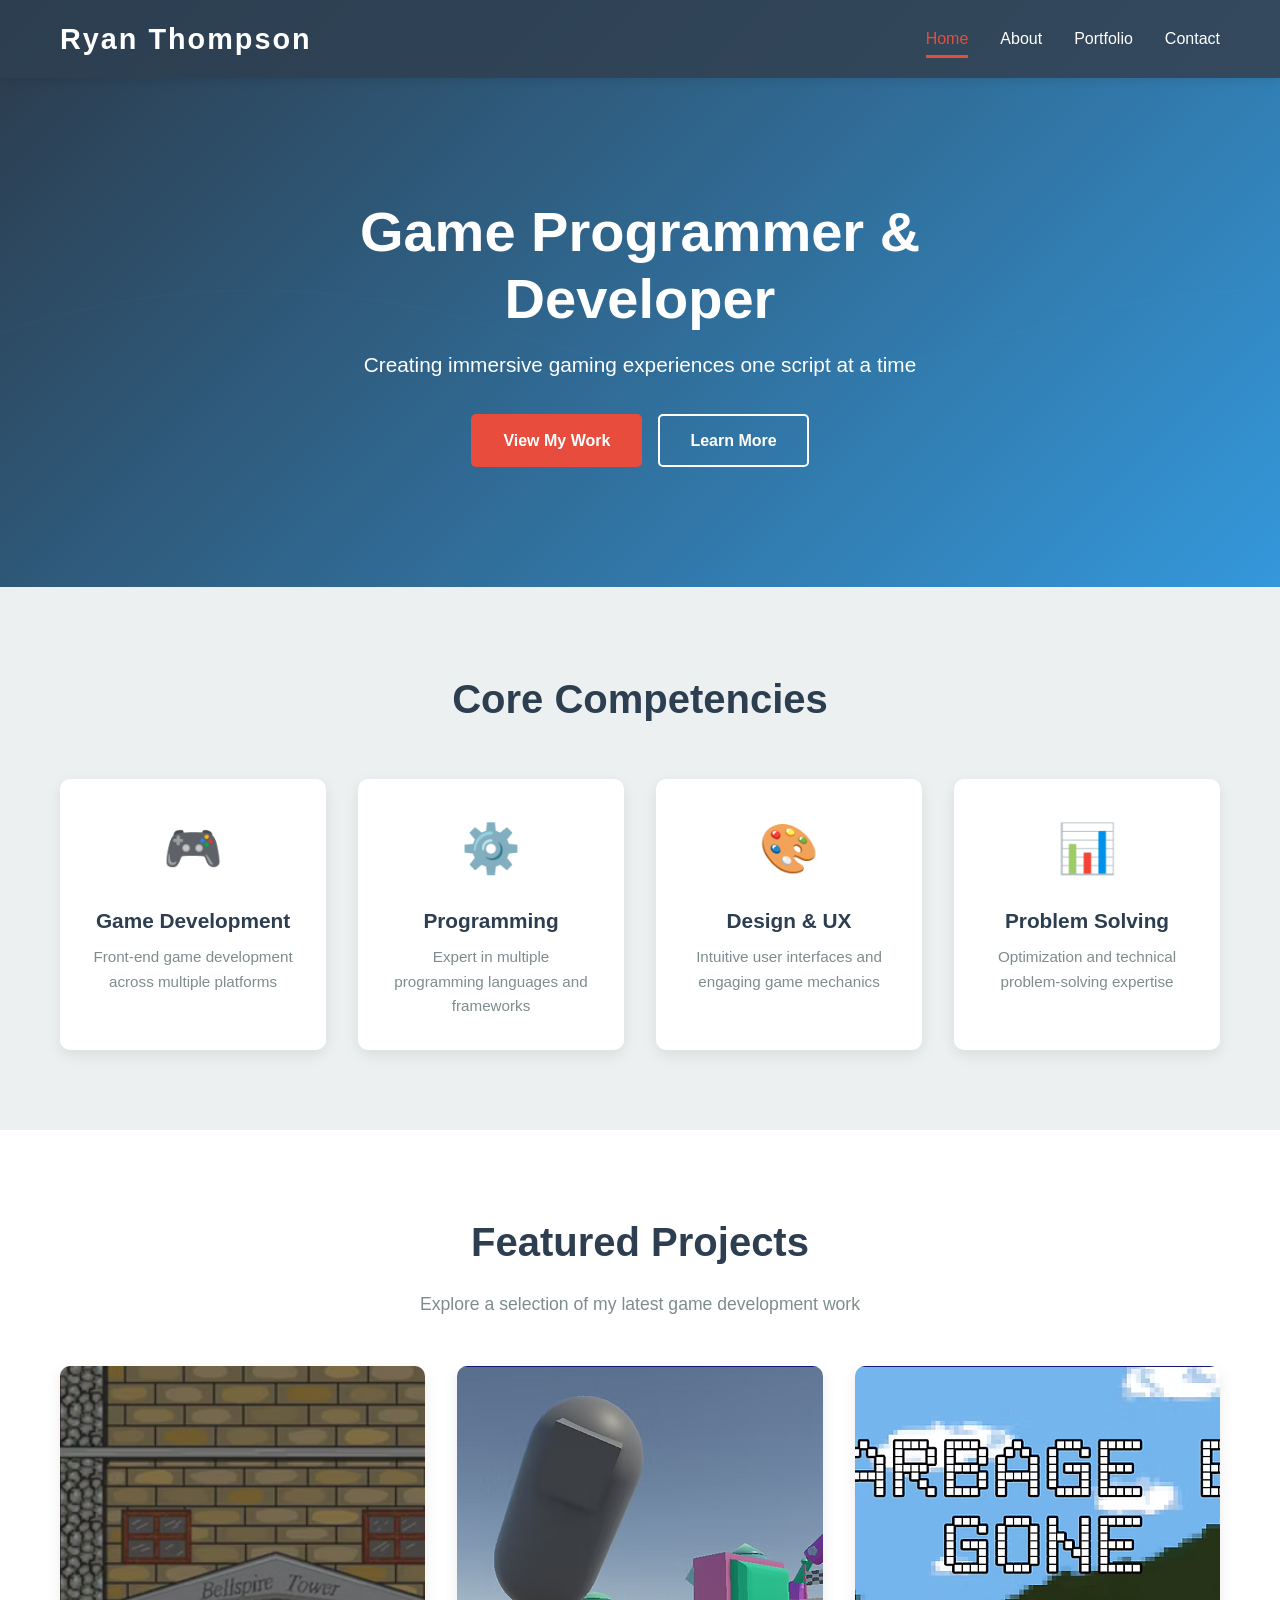
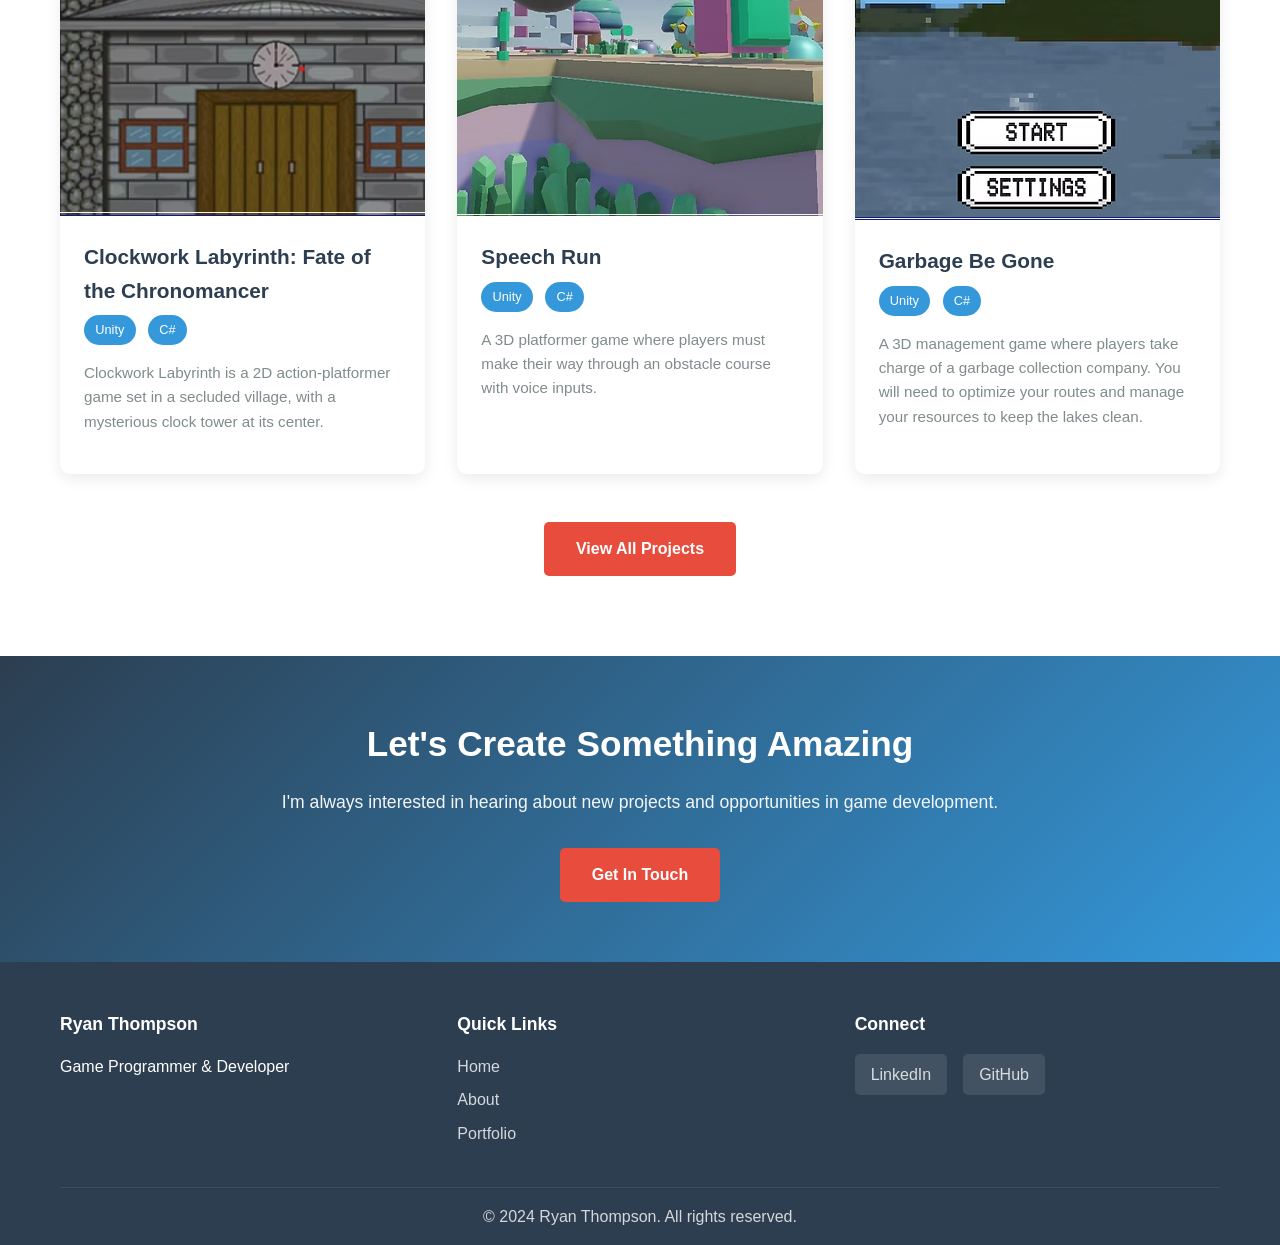
<file: Portfolio/front-end/index.html>
<!DOCTYPE html>
<html lang="en">
<head>
    <meta charset="UTF-8">
    <meta name="viewport" content="width=device-width, initial-scale=1.0">
    <meta name="description" content="Professional game developer portfolio showcasing innovative game programming projects and development skills.">
    <title>Game Developer Portfolio - Ryan Thompson</title>
    <link rel="stylesheet" href="styles/main.css">
</head>
<body>
    <!-- Navigation Bar -->
    <nav class="navbar">
        <div class="nav-container">
            <div class="logo">
                <h1>Ryan Thompson</h1>
            </div>
            <ul class="nav-menu">
                <li class="nav-item"><a href="index.html" class="nav-link active">Home</a></li>
                <li class="nav-item"><a href="about.html" class="nav-link">About</a></li>
                <li class="nav-item"><a href="portfolio.html" class="nav-link">Portfolio</a></li>
                <li class="nav-item"><a href="#contact" class="nav-link">Contact</a></li>
            </ul>
            <div class="hamburger">
                <span></span>
                <span></span>
                <span></span>
            </div>
        </div>
    </nav>

    <!-- Hero Section -->
    <section class="hero">
        <div class="hero-content">
            <div class="hero-text">
                <h1 class="hero-title">Game Programmer & Developer</h1>
                <p class="hero-subtitle">Creating immersive gaming experiences one script at a time</p>
                <div class="hero-buttons">
                    <a href="portfolio.html" class="btn btn-primary">View My Work</a>
                    <a href="about.html" class="btn btn-secondary">Learn More</a>
                </div>
            </div>
        </div>
    </section>

    <!-- Quick Skills Section -->
    <section class="quick-skills">
        <div class="container">
            <h2>Core Competencies</h2>
            <div class="skills-grid">
                <div class="skill-card">
                    <div class="skill-icon">🎮</div>
                    <h3>Game Development</h3>
                    <p>Front-end game development across multiple platforms</p>
                </div>
                <div class="skill-card">
                    <div class="skill-icon">⚙️</div>
                    <h3>Programming</h3>
                    <p>Expert in multiple programming languages and frameworks</p>
                </div>
                <div class="skill-card">
                    <div class="skill-icon">🎨</div>
                    <h3>Design & UX</h3>
                    <p>Intuitive user interfaces and engaging game mechanics</p>
                </div>
                <div class="skill-card">
                    <div class="skill-icon">📊</div>
                    <h3>Problem Solving</h3>
                    <p>Optimization and technical problem-solving expertise</p>
                </div>
            </div>
        </div>
    </section>

    <!-- Featured Projects Preview -->
    <section class="featured-projects">
        <div class="container">
            <h2>Featured Projects</h2>
            <p class="section-subtitle">Explore a selection of my latest game development work</p>
            <div class="projects-preview">
                <div class="project-preview-card">
                    <div class="project-image placeholder">
                        <img src="images/Project_Screenshots/Clockwork_Labyrinth_Image.png" alt="Clockwork Labyrinth: Fate of the Chronomancer">
                    </div>
                    <h3>Clockwork Labyrinth: Fate of the Chronomancer</h3>
                    <p class="tech-tags">
                        <span class="tag">Unity</span>
                        <span class="tag">C#</span>
                    </p>
                    <p class="project-description">Clockwork Labyrinth is a 2D action-platformer game set in a secluded village, with a mysterious clock tower at its center.</p>
                </div>
                <div class="project-preview-card">
                    <div class="project-image placeholder">
                        <img src="images/Project_Screenshots/Speech_Run_Image.png" alt="Speech Run">
                    </div>
                    <h3>Speech Run</h3>
                    <p class="tech-tags">
                        <span class="tag">Unity</span>
                        <span class="tag">C#</span>
                    </p>
                    <p class="project-description">A 3D platformer game where players must make their way through an obstacle course with voice inputs.</p>
                </div>
                <div class="project-preview-card">
                    <div class="project-image placeholder">
                        <img src="images/Project_Screenshots/Garbage_Be_Gone_Image.png" alt="Garbage Be Gone">
                    </div>
                    <h3>Garbage Be Gone</h3>
                    <p class="tech-tags">
                        <span class="tag">Unity</span>
                        <span class="tag">C#</span>
                    </p>
                    <p class="project-description">A 3D management game where players take charge of a garbage collection company. You will need to optimize your routes and manage your resources to keep the lakes clean.</p>
                </div>
            </div>
            <div class="view-all-btn">
                <a href="portfolio.html" class="btn btn-primary">View All Projects</a>
            </div>
        </div>
    </section>

    <!-- Call to Action Section -->
    <section id="contact" class="cta-section">
        <div class="container">
            <h2>Let's Create Something Amazing</h2>
            <p>I'm always interested in hearing about new projects and opportunities in game development.</p>
            <a href="mailto:contact@example.com" class="btn btn-primary">Get In Touch</a>
        </div>
    </section>

    <!-- Footer -->
    <footer class="footer">
        <div class="container">
            <div class="footer-content">
                <div class="footer-section">
                    <h3>Ryan Thompson</h3>
                    <p>Game Programmer & Developer </p>
                </div>
                <div class="footer-section">
                    <h3>Quick Links</h3>
                    <ul>
                        <li><a href="index.html">Home</a></li>
                        <li><a href="about.html">About</a></li>
                        <li><a href="portfolio.html">Portfolio</a></li>
                    </ul>
                </div>
                <div class="footer-section">
                    <h3>Connect</h3>
                    <div class="social-links">
                        <a href="https://www.linkedin.com/in/ryan-thompson-gamedev" class="social-link">LinkedIn</a>
                        <a href="https://github.com/RyTC0dn" class="social-link">GitHub</a>
                    </div>
                </div>
            </div>
            <div class="footer-bottom">
                <p>&copy; 2024 Ryan Thompson. All rights reserved.</p>
            </div>
        </div>
    </footer>

    <script src="scripts/main.js"></script>
</body>
</html>
</file>
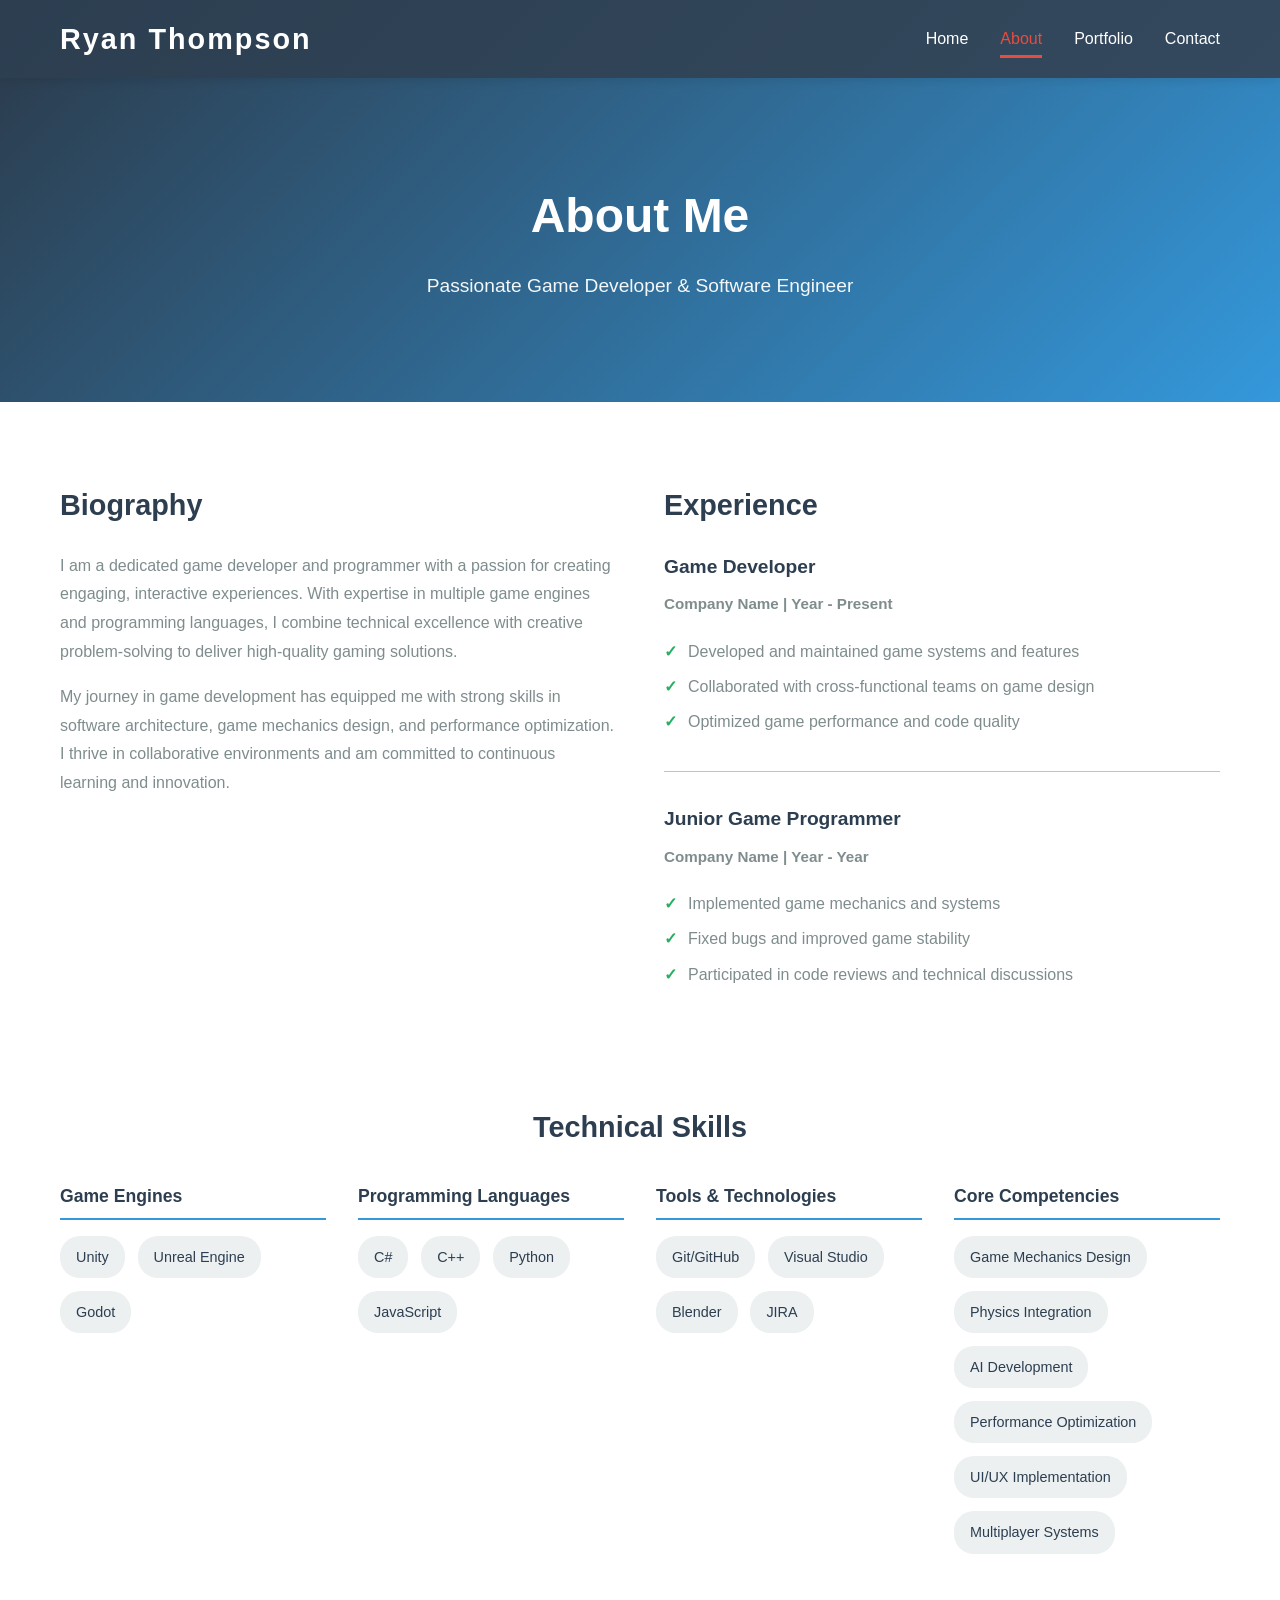
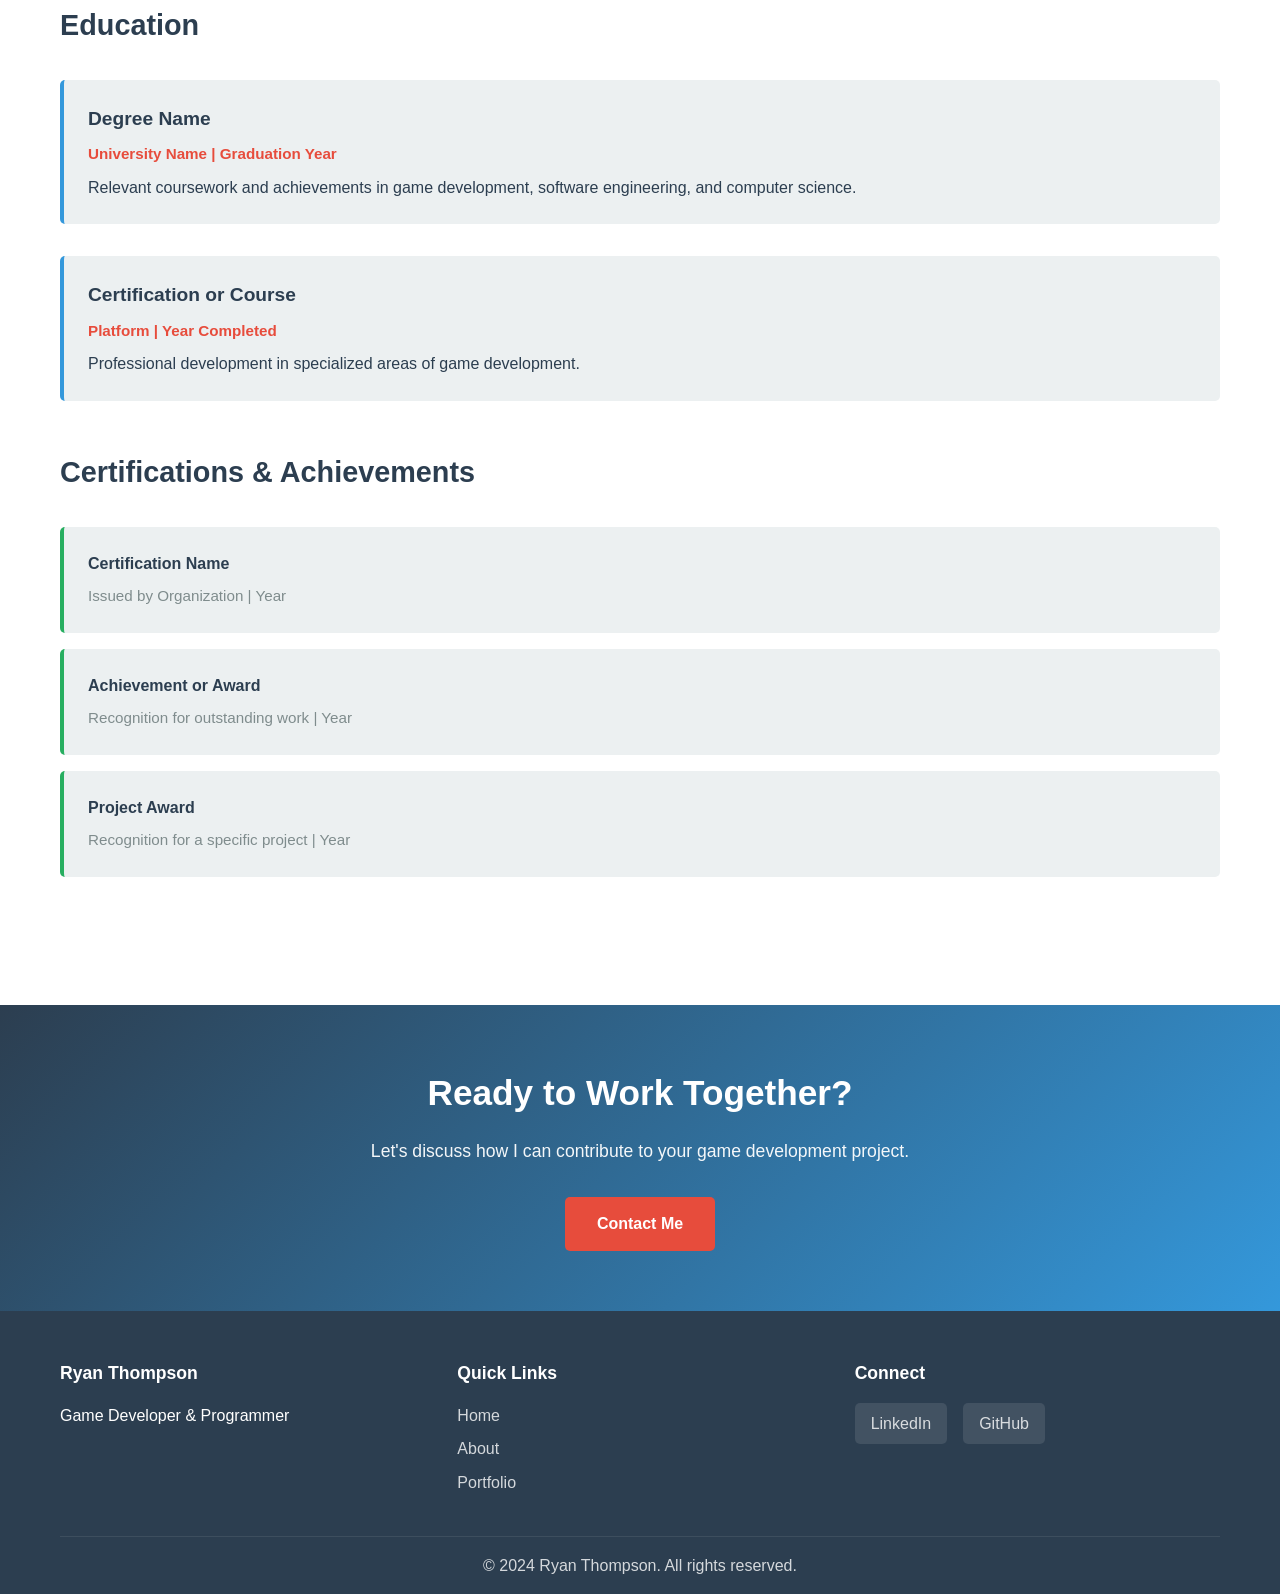
<file: Portfolio/front-end/about.html>
<!DOCTYPE html>
<html lang="en">
<head>
    <meta charset="UTF-8">
    <meta name="viewport" content="width=device-width, initial-scale=1.0">
    <meta name="description" content="Learn about Ryan Thompson - Game Developer and Programmer with expertise in game engine development and software engineering.">
    <title>About Me - Game Developer Portfolio</title>
    <link rel="stylesheet" href="styles/main.css">
</head>
<body>
    <!-- Navigation Bar -->
    <nav class="navbar">
        <div class="nav-container">
            <div class="logo">
                <h1>Ryan Thompson</h1>
            </div>
            <ul class="nav-menu">
                <li class="nav-item"><a href="index.html" class="nav-link">Home</a></li>
                <li class="nav-item"><a href="about.html" class="nav-link active">About</a></li>
                <li class="nav-item"><a href="portfolio.html" class="nav-link">Portfolio</a></li>
                <li class="nav-item"><a href="index.html#contact" class="nav-link">Contact</a></li>
            </ul>
            <div class="hamburger">
                <span></span>
                <span></span>
                <span></span>
            </div>
        </div>
    </nav>

    <!-- About Hero Section -->
    <section class="about-hero">
        <div class="container">
            <h1>About Me</h1>
            <p class="subtitle">Passionate Game Developer & Software Engineer</p>
        </div>
    </section>

    <!-- About Content -->
    <section class="about-content">
        <div class="container">
            <div class="about-grid">
                <!-- Biography Section -->
                <div class="about-section">
                    <h2>Biography</h2>
                    <p>I am a dedicated game developer and programmer with a passion for creating engaging, interactive experiences. With expertise in multiple game engines and programming languages, I combine technical excellence with creative problem-solving to deliver high-quality gaming solutions.</p>
                    <p>My journey in game development has equipped me with strong skills in software architecture, game mechanics design, and performance optimization. I thrive in collaborative environments and am committed to continuous learning and innovation.</p>
                </div>

                <!-- Experience Section -->
                <div class="about-section">
                    <h2>Experience</h2>
                    <div class="experience-item">
                        <h3>Game Developer</h3>
                        <p class="role-info">Company Name | Year - Present</p>
                        <ul class="experience-details">
                            <li>Developed and maintained game systems and features</li>
                            <li>Collaborated with cross-functional teams on game design</li>
                            <li>Optimized game performance and code quality</li>
                        </ul>
                    </div>
                    <div class="experience-item">
                        <h3>Junior Game Programmer</h3>
                        <p class="role-info">Company Name | Year - Year</p>
                        <ul class="experience-details">
                            <li>Implemented game mechanics and systems</li>
                            <li>Fixed bugs and improved game stability</li>
                            <li>Participated in code reviews and technical discussions</li>
                        </ul>
                    </div>
                </div>
            </div>

            <!-- Skills Section -->
            <div class="skills-section">
                <h2>Technical Skills</h2>
                <div class="skills-container">
                    <!-- Game Engines -->
                    <div class="skill-category">
                        <h3>Game Engines</h3>
                        <div class="skill-items">
                            <div class="skill-item">Unity</div>
                            <div class="skill-item">Unreal Engine</div>
                            <div class="skill-item">Godot</div>
                        </div>
                    </div>

                    <!-- Programming Languages -->
                    <div class="skill-category">
                        <h3>Programming Languages</h3>
                        <div class="skill-items">
                            <div class="skill-item">C#</div>
                            <div class="skill-item">C++</div>
                            <div class="skill-item">Python</div>
                            <div class="skill-item">JavaScript</div>
                        </div>
                    </div>

                    <!-- Tools & Technologies -->
                    <div class="skill-category">
                        <h3>Tools & Technologies</h3>
                        <div class="skill-items">
                            <div class="skill-item">Git/GitHub</div>
                            <div class="skill-item">Visual Studio</div>
                            <div class="skill-item">Blender</div>
                            <div class="skill-item">JIRA</div>
                        </div>
                    </div>

                    <!-- Core Competencies -->
                    <div class="skill-category">
                        <h3>Core Competencies</h3>
                        <div class="skill-items">
                            <div class="skill-item">Game Mechanics Design</div>
                            <div class="skill-item">Physics Integration</div>
                            <div class="skill-item">AI Development</div>
                            <div class="skill-item">Performance Optimization</div>
                            <div class="skill-item">UI/UX Implementation</div>
                            <div class="skill-item">Multiplayer Systems</div>
                        </div>
                    </div>
                </div>
            </div>

            <!-- Education Section -->
            <div class="education-section">
                <h2>Education</h2>
                <div class="education-item">
                    <h3>Degree Name</h3>
                    <p class="education-info">University Name | Graduation Year</p>
                    <p>Relevant coursework and achievements in game development, software engineering, and computer science.</p>
                </div>
                <div class="education-item">
                    <h3>Certification or Course</h3>
                    <p class="education-info">Platform | Year Completed</p>
                    <p>Professional development in specialized areas of game development.</p>
                </div>
            </div>

            <!-- Certifications Section -->
            <div class="certifications-section">
                <h2>Certifications & Achievements</h2>
                <ul class="certifications-list">
                    <li>
                        <strong>Certification Name</strong>
                        <p>Issued by Organization | Year</p>
                    </li>
                    <li>
                        <strong>Achievement or Award</strong>
                        <p>Recognition for outstanding work | Year</p>
                    </li>
                    <li>
                        <strong>Project Award</strong>
                        <p>Recognition for a specific project | Year</p>
                    </li>
                </ul>
            </div>
        </div>
    </section>

    <!-- Call to Action -->
    <section class="cta-section">
        <div class="container">
            <h2>Ready to Work Together?</h2>
            <p>Let's discuss how I can contribute to your game development project.</p>
            <a href="mailto:contact@example.com" class="btn btn-primary">Contact Me</a>
        </div>
    </section>

    <!-- Footer -->
    <footer class="footer">
        <div class="container">
            <div class="footer-content">
                <div class="footer-section">
                    <h3>Ryan Thompson</h3>
                    <p>Game Developer & Programmer</p>
                </div>
                <div class="footer-section">
                    <h3>Quick Links</h3>
                    <ul>
                        <li><a href="index.html">Home</a></li>
                        <li><a href="about.html">About</a></li>
                        <li><a href="portfolio.html">Portfolio</a></li>
                    </ul>
                </div>
                <div class="footer-section">
                    <h3>Connect</h3>
                    <div class="social-links">
                        <a href="#" class="social-link">LinkedIn</a>
                        <a href="#" class="social-link">GitHub</a>
                    </div>
                </div>
            </div>
            <div class="footer-bottom">
                <p>&copy; 2024 Ryan Thompson. All rights reserved.</p>
            </div>
        </div>
    </footer>

    <script src="scripts/main.js"></script>
</body>
</html>
</file>
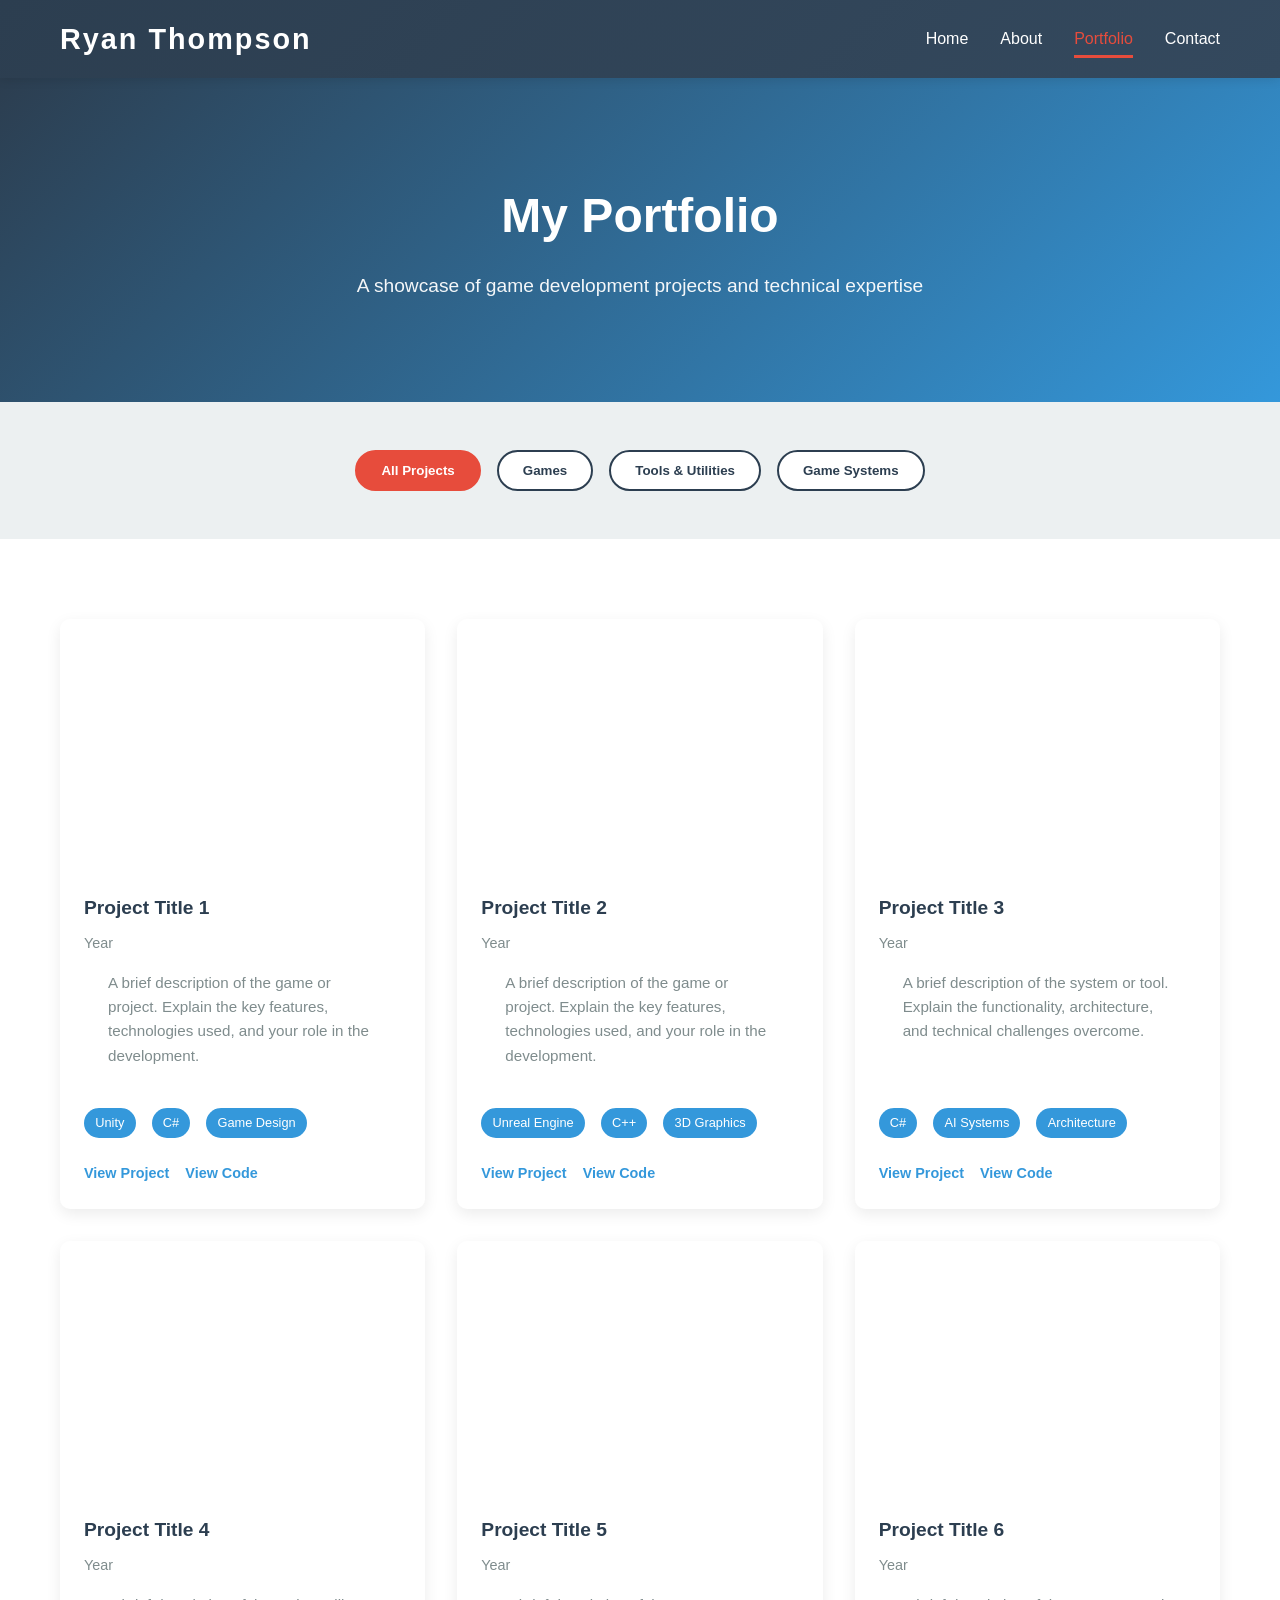
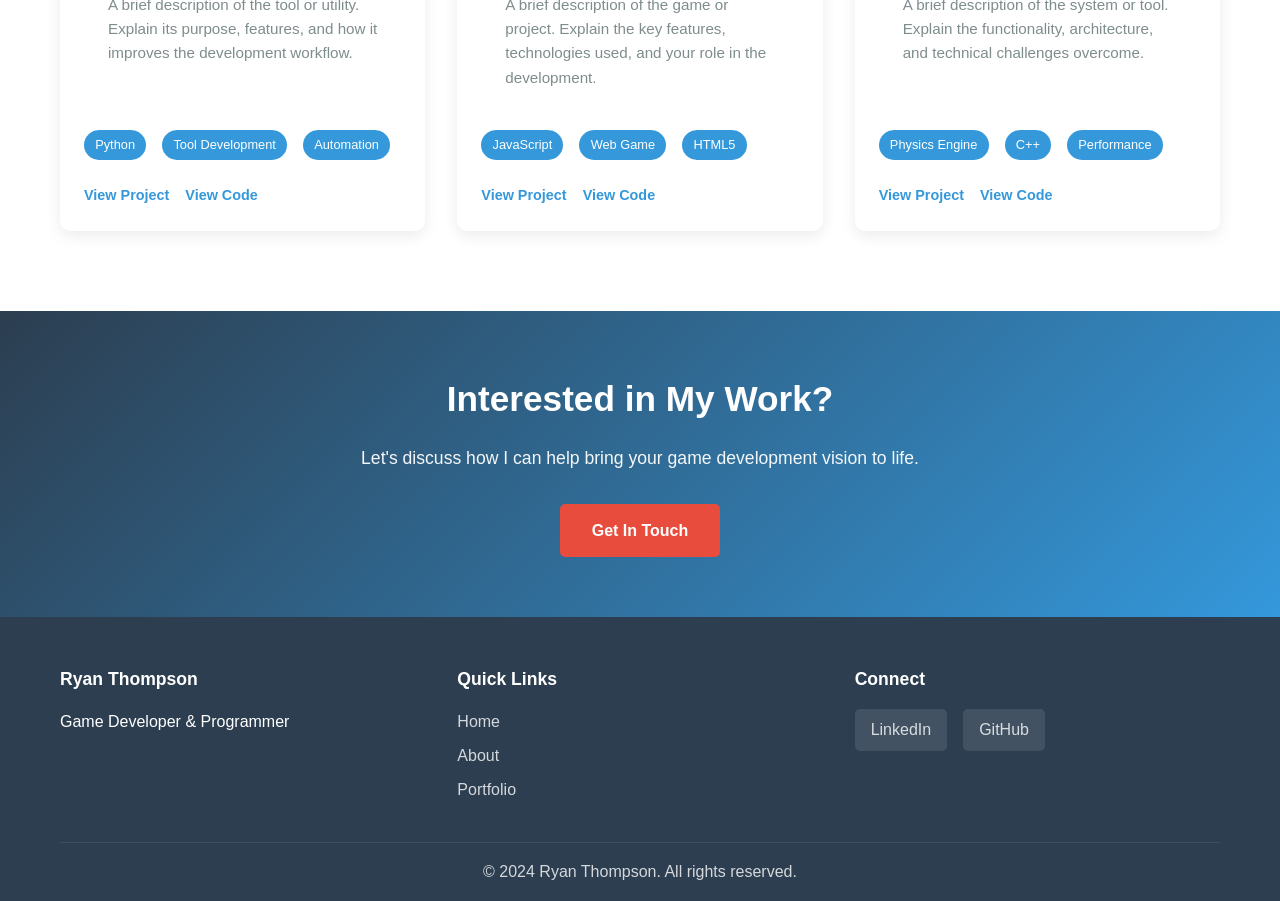
<file: Portfolio/front-end/portfolio.html>
<!DOCTYPE html>
<html lang="en">
<head>
    <meta charset="UTF-8">
    <meta name="viewport" content="width=device-width, initial-scale=1.0">
    <meta name="description" content="Browse my portfolio of game development projects showcasing diverse skills in game programming and design.">
    <title>Portfolio - Game Developer Projects</title>
    <link rel="stylesheet" href="styles/main.css">
</head>
<body>
    <!-- Navigation Bar -->
    <nav class="navbar">
        <div class="nav-container">
            <div class="logo">
                <h1>Ryan Thompson</h1>
            </div>
            <ul class="nav-menu">
                <li class="nav-item"><a href="index.html" class="nav-link">Home</a></li>
                <li class="nav-item"><a href="about.html" class="nav-link">About</a></li>
                <li class="nav-item"><a href="portfolio.html" class="nav-link active">Portfolio</a></li>
                <li class="nav-item"><a href="index.html#contact" class="nav-link">Contact</a></li>
            </ul>
            <div class="hamburger">
                <span></span>
                <span></span>
                <span></span>
            </div>
        </div>
    </nav>

    <!-- Portfolio Hero Section -->
    <section class="portfolio-hero">
        <div class="container">
            <h1>My Portfolio</h1>
            <p class="subtitle">A showcase of game development projects and technical expertise</p>
        </div>
    </section>

    <!-- Filter Section -->
    <section class="portfolio-filters">
        <div class="container">
            <div class="filter-buttons">
                <button class="filter-btn active" data-filter="all">All Projects</button>
                <button class="filter-btn" data-filter="game">Games</button>
                <button class="filter-btn" data-filter="tool">Tools & Utilities</button>
                <button class="filter-btn" data-filter="system">Game Systems</button>
            </div>
        </div>
    </section>

    <!-- Portfolio Projects -->
    <section class="portfolio-section">
        <div class="container">
            <div class="portfolio-grid">
                <!-- Project 1 -->
                <div class="portfolio-item" data-category="game">
                    <div class="project-card">
                        <div class="project-image placeholder"></div>
                        <div class="project-info">
                            <h3>Project Title 1</h3>
                            <p class="project-date">Year</p>
                            <p class="project-description">
                                A brief description of the game or project. Explain the key features, technologies used, and your role in the development.
                            </p>
                            <div class="project-tags">
                                <span class="tag">Unity</span>
                                <span class="tag">C#</span>
                                <span class="tag">Game Design</span>
                            </div>
                            <div class="project-links">
                                <a href="#" class="project-link">View Project</a>
                                <a href="#" class="project-link">View Code</a>
                            </div>
                        </div>
                    </div>
                </div>

                <!-- Project 2 -->
                <div class="portfolio-item" data-category="game">
                    <div class="project-card">
                        <div class="project-image placeholder"></div>
                        <div class="project-info">
                            <h3>Project Title 2</h3>
                            <p class="project-date">Year</p>
                            <p class="project-description">
                                A brief description of the game or project. Explain the key features, technologies used, and your role in the development.
                            </p>
                            <div class="project-tags">
                                <span class="tag">Unreal Engine</span>
                                <span class="tag">C++</span>
                                <span class="tag">3D Graphics</span>
                            </div>
                            <div class="project-links">
                                <a href="#" class="project-link">View Project</a>
                                <a href="#" class="project-link">View Code</a>
                            </div>
                        </div>
                    </div>
                </div>

                <!-- Project 3 -->
                <div class="portfolio-item" data-category="system">
                    <div class="project-card">
                        <div class="project-image placeholder"></div>
                        <div class="project-info">
                            <h3>Project Title 3</h3>
                            <p class="project-date">Year</p>
                            <p class="project-description">
                                A brief description of the system or tool. Explain the functionality, architecture, and technical challenges overcome.
                            </p>
                            <div class="project-tags">
                                <span class="tag">C#</span>
                                <span class="tag">AI Systems</span>
                                <span class="tag">Architecture</span>
                            </div>
                            <div class="project-links">
                                <a href="#" class="project-link">View Project</a>
                                <a href="#" class="project-link">View Code</a>
                            </div>
                        </div>
                    </div>
                </div>

                <!-- Project 4 -->
                <div class="portfolio-item" data-category="tool">
                    <div class="project-card">
                        <div class="project-image placeholder"></div>
                        <div class="project-info">
                            <h3>Project Title 4</h3>
                            <p class="project-date">Year</p>
                            <p class="project-description">
                                A brief description of the tool or utility. Explain its purpose, features, and how it improves the development workflow.
                            </p>
                            <div class="project-tags">
                                <span class="tag">Python</span>
                                <span class="tag">Tool Development</span>
                                <span class="tag">Automation</span>
                            </div>
                            <div class="project-links">
                                <a href="#" class="project-link">View Project</a>
                                <a href="#" class="project-link">View Code</a>
                            </div>
                        </div>
                    </div>
                </div>

                <!-- Project 5 -->
                <div class="portfolio-item" data-category="game">
                    <div class="project-card">
                        <div class="project-image placeholder"></div>
                        <div class="project-info">
                            <h3>Project Title 5</h3>
                            <p class="project-date">Year</p>
                            <p class="project-description">
                                A brief description of the game or project. Explain the key features, technologies used, and your role in the development.
                            </p>
                            <div class="project-tags">
                                <span class="tag">JavaScript</span>
                                <span class="tag">Web Game</span>
                                <span class="tag">HTML5</span>
                            </div>
                            <div class="project-links">
                                <a href="#" class="project-link">View Project</a>
                                <a href="#" class="project-link">View Code</a>
                            </div>
                        </div>
                    </div>
                </div>

                <!-- Project 6 -->
                <div class="portfolio-item" data-category="system">
                    <div class="project-card">
                        <div class="project-image placeholder"></div>
                        <div class="project-info">
                            <h3>Project Title 6</h3>
                            <p class="project-date">Year</p>
                            <p class="project-description">
                                A brief description of the system or tool. Explain the functionality, architecture, and technical challenges overcome.
                            </p>
                            <div class="project-tags">
                                <span class="tag">Physics Engine</span>
                                <span class="tag">C++</span>
                                <span class="tag">Performance</span>
                            </div>
                            <div class="project-links">
                                <a href="#" class="project-link">View Project</a>
                                <a href="#" class="project-link">View Code</a>
                            </div>
                        </div>
                    </div>
                </div>
            </div>
        </div>
    </section>

    <!-- Call to Action -->
    <section class="cta-section">
        <div class="container">
            <h2>Interested in My Work?</h2>
            <p>Let's discuss how I can help bring your game development vision to life.</p>
            <a href="mailto:contact@example.com" class="btn btn-primary">Get In Touch</a>
        </div>
    </section>

    <!-- Footer -->
    <footer class="footer">
        <div class="container">
            <div class="footer-content">
                <div class="footer-section">
                    <h3>Ryan Thompson</h3>
                    <p>Game Developer & Programmer</p>
                </div>
                <div class="footer-section">
                    <h3>Quick Links</h3>
                    <ul>
                        <li><a href="index.html">Home</a></li>
                        <li><a href="about.html">About</a></li>
                        <li><a href="portfolio.html">Portfolio</a></li>
                    </ul>
                </div>
                <div class="footer-section">
                    <h3>Connect</h3>
                    <div class="social-links">
                        <a href="#" class="social-link">LinkedIn</a>
                        <a href="#" class="social-link">GitHub</a>
                    </div>
                </div>
            </div>
            <div class="footer-bottom">
                <p>&copy; 2024 Ryan Thompson. All rights reserved.</p>
            </div>
        </div>
    </footer>

    <script src="scripts/main.js"></script>
</body>
</html>
</file>
<file: Portfolio/front-end/styles/main.css>
/* ============================================
   PORTFOLIO WEBSITE - MAIN STYLESHEET
   ============================================ */

/* ============ ROOT & VARIABLES ============ */
:root {
    --primary-color: #2c3e50;
    --secondary-color: #e74c3c;
    --accent-color: #3498db;
    --light-bg: #ecf0f1;
    --text-dark: #2c3e50;
    --text-light: #7f8c8d;
    --border-color: #bdc3c7;
    --success-color: #27ae60;
    --white: #ffffff;
    --transition: all 0.3s ease;
}

/* ============ GLOBAL STYLES ============ */
* {
    margin: 0;
    padding: 0;
    box-sizing: border-box;
}

html {
    scroll-behavior: smooth;
}

body {
    font-family: 'Segoe UI', Tahoma, Geneva, Verdana, sans-serif;
    color: var(--text-dark);
    background-color: var(--white);
    line-height: 1.6;
}

.container {
    max-width: 1200px;
    margin: 0 auto;
    padding: 0 20px;
}

/* ============ NAVIGATION ============ */
.navbar {
    background: linear-gradient(135deg, var(--primary-color) 0%, #34495e 100%);
    color: var(--white);
    padding: 1rem 0;
    position: sticky;
    top: 0;
    z-index: 1000;
    box-shadow: 0 2px 10px rgba(0, 0, 0, 0.1);
}

.nav-container {
    max-width: 1200px;
    margin: 0 auto;
    padding: 0 20px;
    display: flex;
    justify-content: space-between;
    align-items: center;
}

.logo h1 {
    font-size: 1.8rem;
    font-weight: 700;
    letter-spacing: 2px;
}

.nav-menu {
    display: flex;
    list-style: none;
    gap: 2rem;
}

.nav-link {
    color: var(--white);
    text-decoration: none;
    font-weight: 500;
    transition: var(--transition);
    padding: 0.5rem 0;
    border-bottom: 3px solid transparent;
}

.nav-link:hover,
.nav-link.active {
    color: var(--secondary-color);
    border-bottom-color: var(--secondary-color);
}

.hamburger {
    display: none;
    flex-direction: column;
    cursor: pointer;
}

.hamburger span {
    width: 25px;
    height: 3px;
    background: var(--white);
    margin: 5px 0;
    transition: var(--transition);
}

/* ============ HERO SECTION ============ */
.hero {
    background: linear-gradient(135deg, var(--primary-color) 0%, var(--accent-color) 100%);
    color: var(--white);
    padding: 120px 20px;
    text-align: center;
    position: relative;
    overflow: hidden;
}

.hero::before {
    content: '';
    position: absolute;
    top: 0;
    left: 0;
    right: 0;
    bottom: 0;
    background: url('data:image/svg+xml,<svg xmlns="http://www.w3.org/2000/svg" viewBox="0 0 1200 600"><path d="M0,300 Q300,200 600,300 T1200,300" fill="none" stroke="rgba(255,255,255,0.1)" stroke-width="2"/></svg>');
    opacity: 0.1;
}

.hero-content {
    position: relative;
    z-index: 1;
}

.hero-text {
    max-width: 800px;
    margin: 0 auto;
}

.hero-title {
    font-size: 3.5rem;
    font-weight: 800;
    margin-bottom: 1rem;
    line-height: 1.2;
    animation: slideInDown 0.8s ease;
}

.hero-subtitle {
    font-size: 1.3rem;
    margin-bottom: 2rem;
    opacity: 0.95;
    animation: slideInUp 0.8s ease 0.2s both;
}

.hero-buttons {
    display: flex;
    gap: 1rem;
    justify-content: center;
    flex-wrap: wrap;
    animation: slideInUp 0.8s ease 0.4s both;
}

/* ============ BUTTONS ============ */
.btn {
    display: inline-block;
    padding: 12px 30px;
    border-radius: 5px;
    text-decoration: none;
    font-weight: 600;
    transition: var(--transition);
    border: 2px solid transparent;
    cursor: pointer;
    font-size: 1rem;
}

.btn-primary {
    background-color: var(--secondary-color);
    color: var(--white);
}

.btn-primary:hover {
    background-color: #c0392b;
    transform: translateY(-2px);
    box-shadow: 0 5px 15px rgba(231, 76, 60, 0.3);
}

.btn-secondary {
    background-color: transparent;
    color: var(--white);
    border-color: var(--white);
}

.btn-secondary:hover {
    background-color: var(--white);
    color: var(--primary-color);
    transform: translateY(-2px);
}

/* ============ QUICK SKILLS SECTION ============ */
.quick-skills {
    padding: 80px 20px;
    background: var(--light-bg);
}

.quick-skills h2 {
    text-align: center;
    font-size: 2.5rem;
    margin-bottom: 3rem;
    color: var(--primary-color);
}

.skills-grid {
    display: grid;
    grid-template-columns: repeat(auto-fit, minmax(250px, 1fr));
    gap: 2rem;
}

.skill-card {
    background: var(--white);
    padding: 2rem;
    border-radius: 10px;
    text-align: center;
    transition: var(--transition);
    box-shadow: 0 5px 15px rgba(0, 0, 0, 0.08);
}

.skill-card:hover {
    transform: translateY(-10px);
    box-shadow: 0 15px 30px rgba(0, 0, 0, 0.15);
}

.skill-icon {
    font-size: 3rem;
    margin-bottom: 1rem;
}

.skill-card h3 {
    font-size: 1.3rem;
    margin-bottom: 0.5rem;
    color: var(--primary-color);
}

.skill-card p {
    color: var(--text-light);
    font-size: 0.95rem;
}

/* ============ FEATURED PROJECTS SECTION ============ */
.featured-projects {
    padding: 80px 20px;
}

.featured-projects h2 {
    text-align: center;
    font-size: 2.5rem;
    margin-bottom: 1rem;
    color: var(--primary-color);
}

.section-subtitle {
    text-align: center;
    color: var(--text-light);
    margin-bottom: 3rem;
    font-size: 1.1rem;
}

.projects-preview {
    display: grid;
    grid-template-columns: repeat(auto-fit, minmax(300px, 1fr));
    gap: 2rem;
    margin-bottom: 3rem;
}

.project-preview-card {
    background: var(--white);
    border-radius: 10px;
    overflow: hidden;
    box-shadow: 0 5px 15px rgba(0, 0, 0, 0.08);
    transition: var(--transition);
}

.project-preview-card:hover {
    transform: translateY(-8px);
    box-shadow: 0 15px 30px rgba(0, 0, 0, 0.15);
}

.project-image {
    width: 100%;
    height: 200px;
    background: linear-gradient(135deg, var(--primary-color) 0%, var(--accent-color) 100%);
    display: flex;
    align-items: center;
    justify-content: center;
    font-size: 3rem;
    color: rgba(255, 255, 255, 0.3);
}

.project-image.placeholder {
    width: 100%;
    height: auto;
    border-radius: 10px 10px 0 0;

    background-image: url('data:image/svg+xml,<svg xmlns="http://www.w3.org/2000/svg" viewBox="0 0 1200 600"><path d="M0,300 Q300,200 600,300 T1200,300" fill="none" stroke="rgba(255,255,255,0.1)" stroke-width="2"/></svg>');
    background-size: cover;
    background-position: center;
}

.project-preview-card h3 {
    padding: 1.5rem 1.5rem 0;
    color: var(--primary-color);
    font-size: 1.3rem;
}

.tech-tags {
    padding: 0 1.5rem;
    margin: 0.5rem 0;
}

.tag {
    display: inline-block;
    background-color: var(--accent-color);
    color: var(--white);
    padding: 0.3rem 0.7rem;
    border-radius: 20px;
    font-size: 0.8rem;
    margin-right: 0.5rem;
    margin-bottom: 0.5rem;
}

.project-description {
    padding: 0 1.5rem 1.5rem;
    color: var(--text-light);
    font-size: 0.95rem;
}

.view-all-btn {
    text-align: center;
}

/* ============ ABOUT PAGE STYLES ============ */
.about-hero {
    background: linear-gradient(135deg, var(--primary-color) 0%, var(--accent-color) 100%);
    color: var(--white);
    padding: 100px 20px;
    text-align: center;
}

.about-hero h1 {
    font-size: 3rem;
    margin-bottom: 1rem;
}

.subtitle {
    font-size: 1.2rem;
    opacity: 0.95;
}

.about-content {
    padding: 80px 20px;
}

.about-grid {
    display: grid;
    grid-template-columns: repeat(auto-fit, minmax(400px, 1fr));
    gap: 3rem;
    margin-bottom: 3rem;
}

.about-section h2 {
    color: var(--primary-color);
    font-size: 1.8rem;
    margin-bottom: 1.5rem;
}

.about-section p {
    color: var(--text-light);
    margin-bottom: 1rem;
    line-height: 1.8;
}

.experience-item {
    margin-bottom: 2rem;
    padding-bottom: 2rem;
    border-bottom: 1px solid var(--border-color);
}

.experience-item:last-child {
    border-bottom: none;
}

.experience-item h3 {
    color: var(--primary-color);
    font-size: 1.2rem;
    margin-bottom: 0.5rem;
}

.role-info {
    color: var(--secondary-color);
    font-weight: 600;
    font-size: 0.95rem;
    margin-bottom: 0.5rem;
}

.experience-details {
    list-style: none;
    padding-left: 0;
}

.experience-details li {
    color: var(--text-light);
    padding: 0.3rem 0;
    padding-left: 1.5rem;
    position: relative;
}

.experience-details li::before {
    content: '✓';
    position: absolute;
    left: 0;
    color: var(--success-color);
    font-weight: bold;
}

.skills-section {
    margin-bottom: 3rem;
}

.skills-section h2 {
    color: var(--primary-color);
    font-size: 1.8rem;
    margin-bottom: 2rem;
    text-align: center;
}

.skills-container {
    display: grid;
    grid-template-columns: repeat(auto-fit, minmax(250px, 1fr));
    gap: 2rem;
}

.skill-category h3 {
    color: var(--primary-color);
    font-size: 1.1rem;
    margin-bottom: 1rem;
    border-bottom: 2px solid var(--accent-color);
    padding-bottom: 0.5rem;
}

.skill-items {
    display: flex;
    flex-wrap: wrap;
    gap: 0.8rem;
}

.skill-item {
    background-color: var(--light-bg);
    color: var(--primary-color);
    padding: 0.6rem 1rem;
    border-radius: 20px;
    font-size: 0.9rem;
    transition: var(--transition);
}

.skill-item:hover {
    background-color: var(--accent-color);
    color: var(--white);
}

.education-section,
.certifications-section {
    margin-bottom: 3rem;
}

.education-section h2,
.certifications-section h2 {
    color: var(--primary-color);
    font-size: 1.8rem;
    margin-bottom: 2rem;
}

.education-item {
    margin-bottom: 2rem;
    padding: 1.5rem;
    background: var(--light-bg);
    border-left: 4px solid var(--accent-color);
    border-radius: 5px;
}

.education-item h3 {
    color: var(--primary-color);
    font-size: 1.2rem;
    margin-bottom: 0.5rem;
}

.education-info {
    color: var(--secondary-color);
    font-weight: 600;
    font-size: 0.95rem;
    margin-bottom: 0.5rem;
}

.certifications-list {
    list-style: none;
}

.certifications-list li {
    padding: 1.5rem;
    background: var(--light-bg);
    margin-bottom: 1rem;
    border-radius: 5px;
    border-left: 4px solid var(--success-color);
}

.certifications-list strong {
    color: var(--primary-color);
    display: block;
    margin-bottom: 0.5rem;
}

.certifications-list p {
    color: var(--text-light);
    font-size: 0.95rem;
}

/* ============ PORTFOLIO PAGE STYLES ============ */
.portfolio-hero {
    background: linear-gradient(135deg, var(--primary-color) 0%, var(--accent-color) 100%);
    color: var(--white);
    padding: 100px 20px;
    text-align: center;
}

.portfolio-hero h1 {
    font-size: 3rem;
    margin-bottom: 1rem;
}

.portfolio-filters {
    padding: 3rem 20px;
    background: var(--light-bg);
}

.filter-buttons {
    display: flex;
    justify-content: center;
    flex-wrap: wrap;
    gap: 1rem;
}

.filter-btn {
    background-color: var(--white);
    color: var(--primary-color);
    border: 2px solid var(--primary-color);
    padding: 0.7rem 1.5rem;
    border-radius: 25px;
    cursor: pointer;
    font-weight: 600;
    transition: var(--transition);
}

.filter-btn:hover,
.filter-btn.active {
    background-color: var(--secondary-color);
    color: var(--white);
    border-color: var(--secondary-color);
}

.portfolio-section {
    padding: 80px 20px;
}

.portfolio-grid {
    display: grid;
    grid-template-columns: repeat(auto-fill, minmax(320px, 1fr));
    gap: 2rem;
}

.portfolio-item {
    animation: fadeIn 0.5s ease;
}

.project-card {
    background: var(--white);
    border-radius: 10px;
    overflow: hidden;
    box-shadow: 0 5px 15px rgba(0, 0, 0, 0.08);
    transition: var(--transition);
    height: 100%;
    display: flex;
    flex-direction: column;
}

.project-card:hover {
    transform: translateY(-10px);
    box-shadow: 0 15px 30px rgba(0, 0, 0, 0.15);
}

.project-card .project-image {
    height: 250px;
}

.project-info {
    padding: 1.5rem;
    flex-grow: 1;
    display: flex;
    flex-direction: column;
}

.project-info h3 {
    color: var(--primary-color);
    font-size: 1.2rem;
    margin-bottom: 0.5rem;
}

.project-date {
    color: var(--text-light);
    font-size: 0.9rem;
    margin-bottom: 1rem;
}

.project-description {
    color: var(--text-light);
    font-size: 0.95rem;
    margin-bottom: 1rem;
    flex-grow: 1;
}

.project-tags {
    display: flex;
    flex-wrap: wrap;
    gap: 0.5rem;
    margin-bottom: 1rem;
}

.project-links {
    display: flex;
    gap: 1rem;
}

.project-link {
    color: var(--accent-color);
    text-decoration: none;
    font-weight: 600;
    transition: var(--transition);
    font-size: 0.9rem;
}

.project-link:hover {
    color: var(--secondary-color);
}

/* ============ CTA SECTION ============ */
.cta-section {
    background: linear-gradient(135deg, var(--primary-color) 0%, var(--accent-color) 100%);
    color: var(--white);
    padding: 60px 20px;
    text-align: center;
}

.cta-section h2 {
    font-size: 2.2rem;
    margin-bottom: 1rem;
}

.cta-section p {
    font-size: 1.1rem;
    margin-bottom: 2rem;
    opacity: 0.95;
}

/* ============ FOOTER ============ */
.footer {
    background: var(--primary-color);
    color: var(--white);
    padding: 3rem 20px 1rem;
}

.footer-content {
    display: grid;
    grid-template-columns: repeat(auto-fit, minmax(250px, 1fr));
    gap: 2rem;
    margin-bottom: 2rem;
}

.footer-section h3 {
    margin-bottom: 1rem;
    font-size: 1.1rem;
}

.footer-section ul {
    list-style: none;
}

.footer-section ul li {
    margin-bottom: 0.5rem;
}

.footer-section a {
    color: rgba(255, 255, 255, 0.8);
    text-decoration: none;
    transition: var(--transition);
}

.footer-section a:hover {
    color: var(--secondary-color);
}

.social-links {
    display: flex;
    gap: 1rem;
}

.social-link {
    display: inline-block;
    padding: 0.5rem 1rem;
    background-color: rgba(255, 255, 255, 0.1);
    border-radius: 5px;
    transition: var(--transition);
}

.social-link:hover {
    background-color: var(--secondary-color);
}

.footer-bottom {
    text-align: center;
    padding-top: 1rem;
    border-top: 1px solid rgba(255, 255, 255, 0.1);
    opacity: 0.8;
}

/* ============ ANIMATIONS ============ */
@keyframes slideInDown {
    from {
        opacity: 0;
        transform: translateY(-30px);
    }
    to {
        opacity: 1;
        transform: translateY(0);
    }
}

@keyframes slideInUp {
    from {
        opacity: 0;
        transform: translateY(30px);
    }
    to {
        opacity: 1;
        transform: translateY(0);
    }
}

@keyframes fadeIn {
    from {
        opacity: 0;
    }
    to {
        opacity: 1;
    }
}

/* ============ RESPONSIVE DESIGN ============ */
@media (max-width: 768px) {
    .hero-title {
        font-size: 2rem;
    }

    .hero-subtitle {
        font-size: 1rem;
    }

    .nav-menu {
        display: none;
        position: absolute;
        top: 70px;
        left: 0;
        right: 0;
        background: var(--primary-color);
        flex-direction: column;
        width: 100%;
        gap: 0;
    }

    .nav-menu.active {
        display: flex;
    }

    .nav-item {
        width: 100%;
        padding: 1rem;
        text-align: center;
        border-bottom: 1px solid rgba(255, 255, 255, 0.1);
    }

    .hamburger {
        display: flex;
    }

    .hamburger.active span:nth-child(1) {
        transform: rotate(45deg) translate(10px, 10px);
    }

    .hamburger.active span:nth-child(2) {
        opacity: 0;
    }

    .hamburger.active span:nth-child(3) {
        transform: rotate(-45deg) translate(7px, -7px);
    }

    .hero-buttons {
        flex-direction: column;
        align-items: center;
    }

    .btn {
        width: 100%;
        max-width: 200px;
    }

    .about-grid {
        grid-template-columns: 1fr;
    }

    .skills-grid {
        grid-template-columns: 1fr;
    }

    .skills-container {
        grid-template-columns: 1fr;
    }

    .hero-title {
        font-size: 2.5rem;
    }

    .quick-skills h2,
    .featured-projects h2,
    .skills-section h2 {
        font-size: 1.8rem;
    }

    .footer-content {
        grid-template-columns: 1fr;
    }
}

@media (max-width: 480px) {
    .hero-title {
        font-size: 1.8rem;
    }

    .hero-subtitle {
        font-size: 0.95rem;
    }

    .skills-grid {
        grid-template-columns: 1fr;
    }

    .projects-preview {
        grid-template-columns: 1fr;
    }

    .portfolio-grid {
        grid-template-columns: 1fr;
    }

    .quick-skills h2,
    .featured-projects h2 {
        font-size: 1.5rem;
    }

    .filter-buttons {
        gap: 0.5rem;
    }

    .filter-btn {
        padding: 0.5rem 1rem;
        font-size: 0.9rem;
    }
}
</file>
